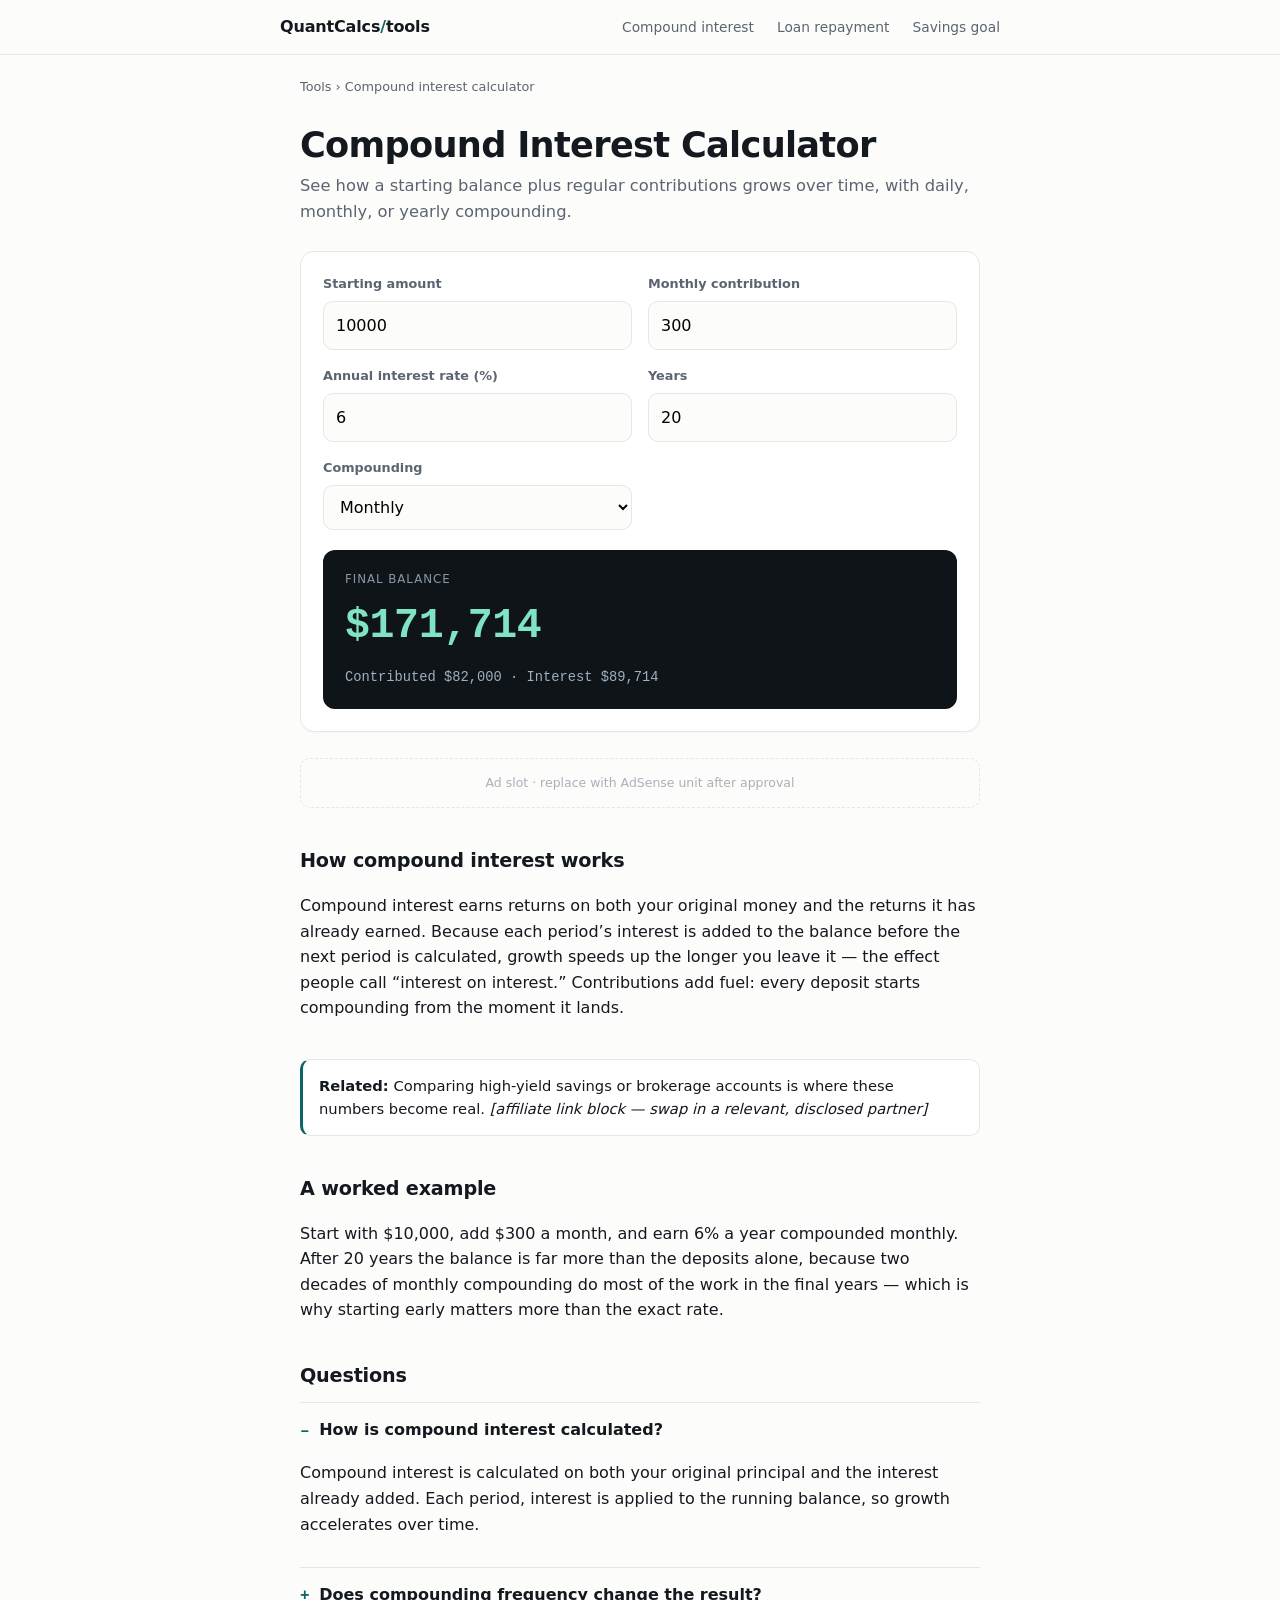
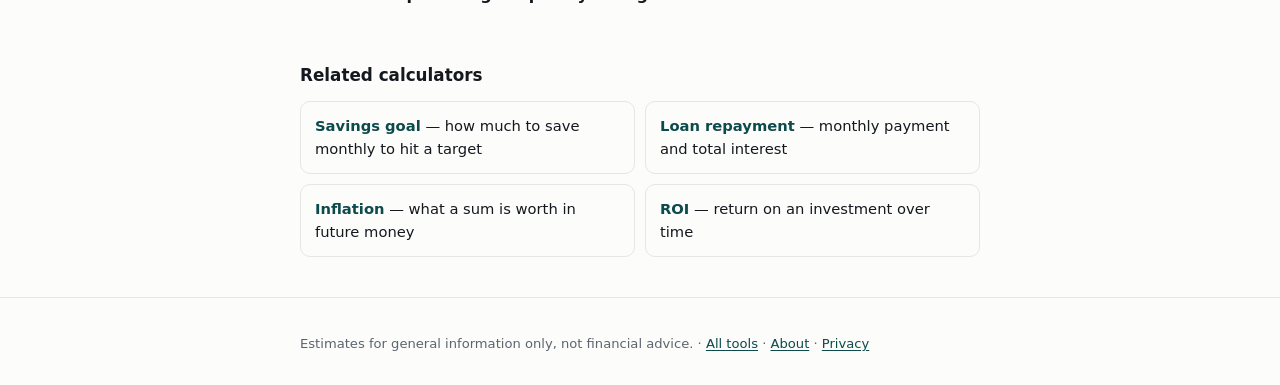
<file: _template/reference-tool-template.html>
<!DOCTYPE html>
<html lang="en">
<!--
  ============================================================================
  REFERENCE MICRO-TOOL TEMPLATE  —  clone this file per new tool.
  Stack: dependency-free static HTML/CSS/vanilla-JS (max durability, top CWV).
  Every "CLONE:" comment marks something you change for a new tool.
  Everything else is the shared house style — keep it identical across tools.
  ============================================================================
-->
<head>
<meta charset="utf-8">
<meta name="viewport" content="width=device-width, initial-scale=1">

<!-- CLONE: title (<=60 chars, lead with the exact search phrase people type) -->
<title>Compound Interest Calculator — Daily, Monthly & Yearly</title>

<!-- CLONE: meta description (<=155 chars, promise the answer, natural keywords) -->
<meta name="description" content="Free compound interest calculator. See how savings grow with monthly contributions and daily, monthly, or yearly compounding. Instant results, no signup.">

<!-- CLONE: canonical URL to this tool's page -->
<link rel="canonical" href="https://quantcalcs.com/compound-interest-calculator/">
<meta name="robots" content="index,follow,max-image-preview:large">
<meta name="theme-color" content="#0f1419">

<!-- Open Graph / Twitter — CLONE the url/title/description -->
<meta property="og:type" content="website">
<meta property="og:title" content="Compound Interest Calculator">
<meta property="og:description" content="See how your savings grow. Instant, free, no signup.">
<meta property="og:url" content="https://quantcalcs.com/compound-interest-calculator/">
<meta name="twitter:card" content="summary_large_image">

<!--
  STRUCTURED DATA (JSON-LD). Three schemas:
  1) WebApplication — tells Google this page IS a tool.
  2) FAQPage — the FAQ block below MUST match this word-for-word (rich results).
  3) BreadcrumbList — hub > tool.
  CLONE every name/description/url and the Q&A pairs.
-->
<script type="application/ld+json">
{
  "@context": "https://schema.org",
  "@graph": [
    {
      "@type": "WebApplication",
      "name": "Compound Interest Calculator",
      "applicationCategory": "FinanceApplication",
      "operatingSystem": "Any",
      "offers": { "@type": "Offer", "price": "0", "priceCurrency": "USD" },
      "url": "https://quantcalcs.com/compound-interest-calculator/"
    },
    {
      "@type": "FAQPage",
      "mainEntity": [
        {
          "@type": "Question",
          "name": "How is compound interest calculated?",
          "acceptedAnswer": { "@type": "Answer", "text": "Compound interest is calculated on both your original principal and the interest already added. Each period, interest is applied to the running balance, so growth accelerates over time." }
        },
        {
          "@type": "Question",
          "name": "Does compounding frequency change the result?",
          "acceptedAnswer": { "@type": "Answer", "text": "Yes. More frequent compounding (daily vs yearly) produces a slightly higher balance because interest is added to the balance more often." }
        }
      ]
    },
    {
      "@type": "BreadcrumbList",
      "itemListElement": [
        { "@type": "ListItem", "position": 1, "name": "Tools", "item": "https://quantcalcs.com/" },
        { "@type": "ListItem", "position": 2, "name": "Compound Interest Calculator", "item": "https://quantcalcs.com/compound-interest-calculator/" }
      ]
    }
  ]
}
</script>

<!--
  ANALYTICS / KILL-GATE HOOK (shared across all tools).
  Paste your privacy-analytics snippet here (Plausible/Umami/GA4).
  Google Search Console is verified once at the domain level (DNS TXT) and is
  the PRIMARY kill-gate data source: impressions + clicks per tool page.
-->
<!-- <script defer data-domain="quantcalcs.com" src="https://plausible.io/js/script.js"></script> -->

<style>
  /* ---- SHARED HOUSE STYLE (keep identical across every tool) -------------
     Direction: "measured instrument". A calculator's job is trustworthy
     numbers, so the result is treated like a lab-instrument readout: a dark
     precision panel with a monospaced figure. Palette is cool paper + ink +
     a single petrol accent (deliberately not the cream/terracotta or
     acid-green AI defaults). Fonts are system stacks — zero requests, so the
     page is near-instant, which is itself an SEO feature. */
  :root{
    --paper:#fcfcfa; --ink:#14181f; --muted:#5b6470; --line:#e7e6e0;
    --accent:#116466; --accent-ink:#0c4a4c; --panel:#0f1419; --readout:#7fe3c4;
    --radius:14px; --maxw:720px;
    --sans:system-ui,-apple-system,"Segoe UI",Roboto,Helvetica,Arial,sans-serif;
    --mono:ui-monospace,SFMono-Regular,"SF Mono",Menlo,Consolas,monospace;
  }
  *{box-sizing:border-box}
  html{scroll-behavior:smooth}
  body{margin:0;background:var(--paper);color:var(--ink);font-family:var(--sans);
    line-height:1.6;-webkit-font-smoothing:antialiased}
  .skip{position:absolute;left:-999px}.skip:focus{left:8px;top:8px;background:#fff;padding:8px;z-index:10}
  .wrap{max-width:var(--maxw);margin:0 auto;padding:0 20px}
  a{color:var(--accent-ink);text-underline-offset:2px}

  /* header / breadcrumb */
  header.site{border-bottom:1px solid var(--line)}
  .bar{display:flex;align-items:center;justify-content:space-between;padding:14px 0}
  .brand{font-weight:700;letter-spacing:-.01em;text-decoration:none;color:var(--ink)}
  .brand span{color:var(--accent)}
  nav.top a{font-size:.86rem;color:var(--muted);text-decoration:none;margin-left:18px}
  nav.top a:hover{color:var(--ink)}
  .crumb{font-size:.8rem;color:var(--muted);padding:10px 0}
  .crumb a{color:var(--muted);text-decoration:none}

  /* hero = the tool itself */
  h1{font-size:clamp(1.6rem,4.5vw,2.2rem);letter-spacing:-.02em;line-height:1.15;margin:.5em 0 .2em}
  .lede{color:var(--muted);margin:0 0 26px;font-size:1.02rem}

  .tool{border:1px solid var(--line);border-radius:var(--radius);background:#fff;
    padding:22px;box-shadow:0 1px 0 rgba(0,0,0,.02)}
  .grid{display:grid;grid-template-columns:1fr 1fr;gap:16px}
  @media(max-width:560px){.grid{grid-template-columns:1fr}}
  .field label{display:block;font-size:.8rem;font-weight:600;color:var(--muted);margin-bottom:6px}
  .field input,.field select{width:100%;padding:11px 12px;border:1px solid var(--line);
    border-radius:10px;font:inherit;background:var(--paper)}
  .field input:focus,.field select:focus{outline:2px solid var(--accent);border-color:transparent}

  /* the "instrument readout" — this is the page's signature element */
  .readout{margin-top:20px;background:var(--panel);border-radius:12px;padding:20px 22px;color:#c9d2dc}
  .readout .k{font-size:.74rem;letter-spacing:.08em;text-transform:uppercase;color:#8a97a6}
  .readout .v{font-family:var(--mono);font-size:clamp(1.8rem,6vw,2.6rem);color:var(--readout);
    font-weight:600;margin-top:4px;letter-spacing:-.01em}
  .readout .sub{font-family:var(--mono);font-size:.86rem;color:#9fb0bf;margin-top:8px}

  /* content sections (needed to rank — a bare tool ranks poorly) */
  section.copy{margin:38px 0}
  section.copy h2{font-size:1.2rem;letter-spacing:-.01em;margin:0 0 10px}
  details{border-top:1px solid var(--line);padding:14px 0}
  details summary{cursor:pointer;font-weight:600;list-style:none}
  details summary::-webkit-details-marker{display:none}
  details summary::before{content:"+ ";color:var(--accent);font-family:var(--mono)}
  details[open] summary::before{content:"– "}

  /* monetization slots */
  .ad{border:1px dashed var(--line);border-radius:10px;padding:14px;text-align:center;
    color:#aab0b8;font-size:.78rem;margin:26px 0}
  .aff{border:1px solid var(--line);border-left:3px solid var(--accent);border-radius:10px;
    padding:14px 16px;margin:22px 0;font-size:.92rem;background:#fff}

  /* related tools = internal linking (topical authority + crawl depth) */
  .related{margin:34px 0}
  .related h2{font-size:1.05rem;margin:0 0 12px}
  .related ul{list-style:none;padding:0;margin:0;display:grid;grid-template-columns:1fr 1fr;gap:10px}
  @media(max-width:560px){.related ul{grid-template-columns:1fr}}
  .related a{display:block;border:1px solid var(--line);border-radius:10px;padding:12px 14px;
    text-decoration:none;color:var(--ink);font-size:.92rem}
  .related a:hover{border-color:var(--accent)}
  .related a b{color:var(--accent-ink)}

  footer.site{border-top:1px solid var(--line);margin-top:40px;padding:22px 0;color:var(--muted);font-size:.82rem}
  @media(prefers-reduced-motion:reduce){html{scroll-behavior:auto}}
</style>
</head>
<body>
<a class="skip" href="#tool">Skip to calculator</a>

<!-- HEADER — shared. CLONE only the nav links as your tool list grows. -->
<header class="site">
  <div class="wrap bar">
    <a class="brand" href="/">QuantCalcs<span>/</span>tools</a>
    <nav class="top" aria-label="Popular tools">
      <a href="/compound-interest-calculator/">Compound&nbsp;interest</a>
      <a href="/loan-repayment-calculator/">Loan&nbsp;repayment</a>
      <a href="/savings-goal-calculator/">Savings&nbsp;goal</a>
    </nav>
  </div>
</header>

<div class="wrap">
  <!-- CLONE breadcrumb label -->
  <p class="crumb"><a href="/">Tools</a> &rsaquo; Compound interest calculator</p>

  <!-- CLONE h1 + lede (h1 should contain the primary search phrase) -->
  <h1>Compound Interest Calculator</h1>
  <p class="lede">See how a starting balance plus regular contributions grows over time, with daily, monthly, or yearly compounding.</p>

  <!-- ================= THE TOOL (hero) ================= -->
  <div class="tool" id="tool">
    <div class="grid">
      <div class="field">
        <label for="p">Starting amount</label>
        <input id="p" type="number" inputmode="decimal" value="10000" min="0" step="100">
      </div>
      <div class="field">
        <label for="c">Monthly contribution</label>
        <input id="c" type="number" inputmode="decimal" value="300" min="0" step="10">
      </div>
      <div class="field">
        <label for="r">Annual interest rate (%)</label>
        <input id="r" type="number" inputmode="decimal" value="6" min="0" step="0.1">
      </div>
      <div class="field">
        <label for="y">Years</label>
        <input id="y" type="number" inputmode="numeric" value="20" min="1" max="80" step="1">
      </div>
      <div class="field">
        <label for="f">Compounding</label>
        <select id="f">
          <option value="365">Daily</option>
          <option value="12" selected>Monthly</option>
          <option value="1">Yearly</option>
        </select>
      </div>
    </div>

    <!-- signature: instrument readout -->
    <div class="readout" aria-live="polite">
      <div class="k">Final balance</div>
      <div class="v" id="out">$0</div>
      <div class="sub" id="breakdown">—</div>
    </div>
  </div>

  <!-- AD SLOT (above-the-fold-adjacent). PLACEHOLDER — paste AdSense unit after approval. -->
  <div class="ad">Ad slot &middot; replace with AdSense unit after approval</div>

  <!-- ================= CONTENT (required to rank) ================= -->
  <section class="copy">
    <h2>How compound interest works</h2>
    <p>Compound interest earns returns on both your original money and the returns it has already earned. Because each period&rsquo;s interest is added to the balance before the next period is calculated, growth speeds up the longer you leave it &mdash; the effect people call &ldquo;interest on interest.&rdquo; Contributions add fuel: every deposit starts compounding from the moment it lands.</p>
  </section>

  <!-- AFFILIATE BLOCK. PLACEHOLDER — often out-earns display ads on tool pages. -->
  <div class="aff"><b>Related:</b> Comparing high-yield savings or brokerage accounts is where these numbers become real. <em>[affiliate link block &mdash; swap in a relevant, disclosed partner]</em></div>

  <section class="copy">
    <h2>A worked example</h2>
    <p>Start with $10,000, add $300 a month, and earn 6% a year compounded monthly. After 20 years the balance is far more than the deposits alone, because two decades of monthly compounding do most of the work in the final years &mdash; which is why starting early matters more than the exact rate.</p>
  </section>

  <!-- FAQ — MUST match the FAQPage JSON-LD above word-for-word -->
  <section class="copy">
    <h2>Questions</h2>
    <details open>
      <summary>How is compound interest calculated?</summary>
      <p>Compound interest is calculated on both your original principal and the interest already added. Each period, interest is applied to the running balance, so growth accelerates over time.</p>
    </details>
    <details>
      <summary>Does compounding frequency change the result?</summary>
      <p>Yes. More frequent compounding (daily vs yearly) produces a slightly higher balance because interest is added to the balance more often.</p>
    </details>
  </section>

  <!-- RELATED TOOLS = internal links. CLONE: point to your other tools. -->
  <nav class="related" aria-label="Related tools">
    <h2>Related calculators</h2>
    <ul>
      <li><a href="/savings-goal-calculator/"><b>Savings goal</b> &mdash; how much to save monthly to hit a target</a></li>
      <li><a href="/loan-repayment-calculator/"><b>Loan repayment</b> &mdash; monthly payment and total interest</a></li>
      <li><a href="/inflation-calculator/"><b>Inflation</b> &mdash; what a sum is worth in future money</a></li>
      <li><a href="/roi-calculator/"><b>ROI</b> &mdash; return on an investment over time</a></li>
    </ul>
  </nav>
</div>

<footer class="site">
  <div class="wrap">
    <p>Estimates for general information only, not financial advice. &middot; <a href="/">All tools</a> &middot; <a href="/about/">About</a> &middot; <a href="/privacy/">Privacy</a></p>
  </div>
</footer>

<script>
/* ============================================================================
   TOOL LOGIC (vanilla JS).  CLONE: replace calc() with your tool's math.
   Everything reruns on input, so results are instant and there is no button
   to "submit" — fewer steps, better UX, nothing to break.
   ============================================================================ */
(function(){
  var ids=["p","c","r","y","f"], el={};
  ids.forEach(function(i){el[i]=document.getElementById(i);});
  var out=document.getElementById("out"), bd=document.getElementById("breakdown");
  var fmt=new Intl.NumberFormat("en-US",{style:"currency",currency:"USD",maximumFractionDigits:0});

  function calc(){
    var P=+el.p.value||0, C=+el.c.value||0, r=(+el.r.value||0)/100,
        yrs=+el.y.value||0, n=+el.f.value||12;
    var periods=yrs*n, i=r/n, bal=P, contributed=P;
    for(var t=0;t<periods;t++){ bal=bal*(1+i)+C; contributed+=C; }
    var interest=bal-contributed;
    out.textContent=fmt.format(bal);
    bd.textContent="Contributed "+fmt.format(contributed)+"  ·  Interest "+fmt.format(interest);
  }
  ids.forEach(function(i){el[i].addEventListener("input",calc);});
  calc();
})();
</script>
</body>
</html>
</file>
